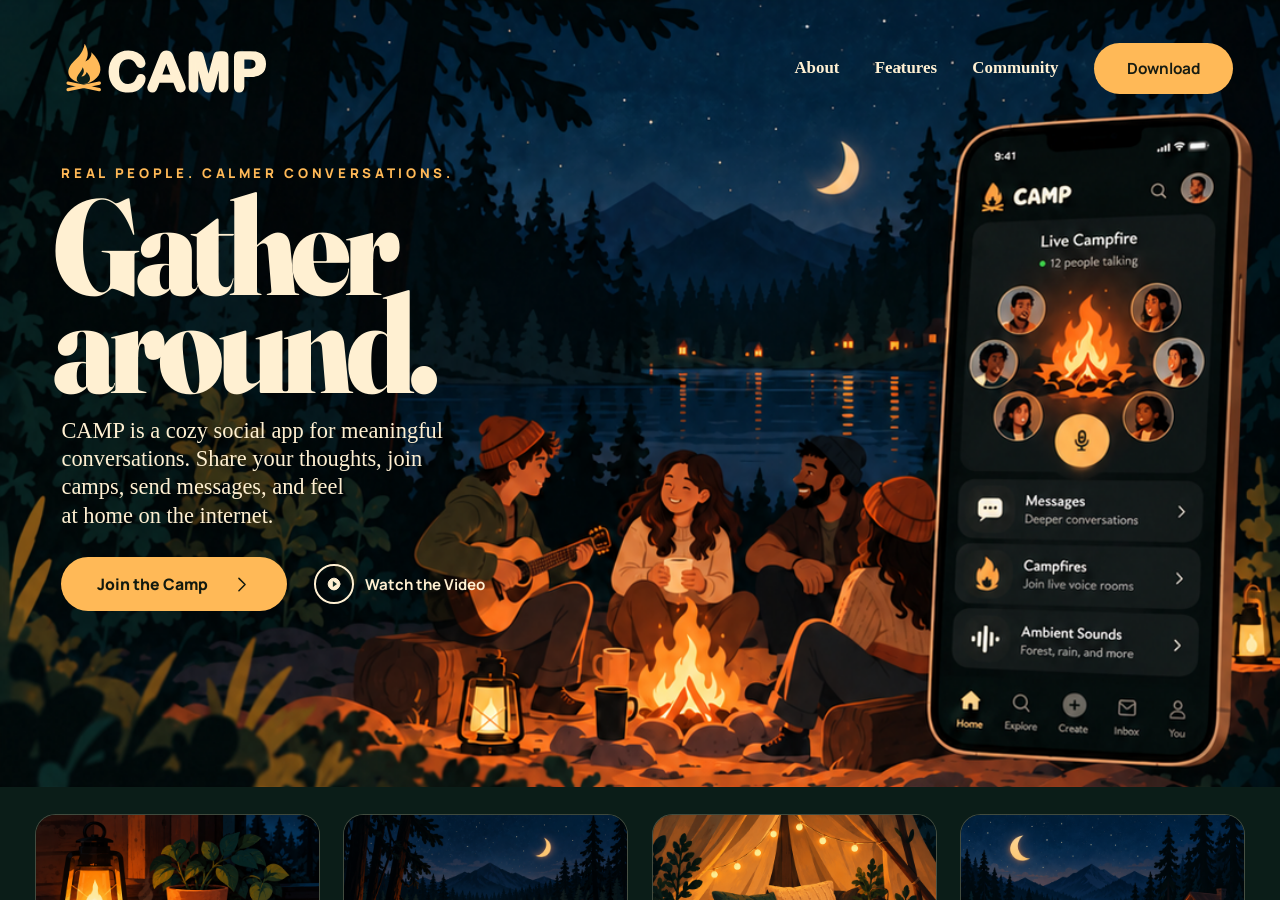
<file: index.html>
<!doctype html>
<html lang="ru" data-beasties-container><head><meta charset="UTF-8"><base href="./"><meta name="viewport" content="width=device-width, initial-scale=1.0, viewport-fit=cover"><meta name="theme-color" content="#07121c"><meta name="description" content="CAMP — уютное место для разговоров, друзей и вечеров у костра."><title>CAMP — Соберёмся у костра</title><link rel="icon" type="image/svg+xml" href="favicon.svg"><style>:root{--ion-color-primary:#0054e9;--ion-color-primary-rgb:0, 84, 233;--ion-color-primary-contrast:#fff;--ion-color-primary-contrast-rgb:255, 255, 255;--ion-color-primary-shade:#004acd;--ion-color-primary-tint:#1a65eb;--ion-color-secondary:#0163aa;--ion-color-secondary-rgb:1, 99, 170;--ion-color-secondary-contrast:#fff;--ion-color-secondary-contrast-rgb:255, 255, 255;--ion-color-secondary-shade:#015796;--ion-color-secondary-tint:#1a73b3;--ion-color-tertiary:#6030ff;--ion-color-tertiary-rgb:96, 48, 255;--ion-color-tertiary-contrast:#fff;--ion-color-tertiary-contrast-rgb:255, 255, 255;--ion-color-tertiary-shade:#542ae0;--ion-color-tertiary-tint:#7045ff;--ion-color-success:#2dd55b;--ion-color-success-rgb:45, 213, 91;--ion-color-success-contrast:#000;--ion-color-success-contrast-rgb:0, 0, 0;--ion-color-success-shade:#28bb50;--ion-color-success-tint:#42d96b;--ion-color-warning:#ffc409;--ion-color-warning-rgb:255, 196, 9;--ion-color-warning-contrast:#000;--ion-color-warning-contrast-rgb:0, 0, 0;--ion-color-warning-shade:#e0ac08;--ion-color-warning-tint:#ffca22;--ion-color-danger:#c5000f;--ion-color-danger-rgb:197, 0, 15;--ion-color-danger-contrast:#fff;--ion-color-danger-contrast-rgb:255, 255, 255;--ion-color-danger-shade:#ad000d;--ion-color-danger-tint:#cb1a27;--ion-color-light:#f4f5f8;--ion-color-light-rgb:244, 245, 248;--ion-color-light-contrast:#000;--ion-color-light-contrast-rgb:0, 0, 0;--ion-color-light-shade:#d7d8da;--ion-color-light-tint:#f5f6f9;--ion-color-medium:#636469;--ion-color-medium-rgb:99, 100, 105;--ion-color-medium-contrast:#fff;--ion-color-medium-contrast-rgb:255, 255, 255;--ion-color-medium-shade:#57585c;--ion-color-medium-tint:#737478;--ion-color-dark:#222428;--ion-color-dark-rgb:34, 36, 40;--ion-color-dark-contrast:#fff;--ion-color-dark-contrast-rgb:255, 255, 255;--ion-color-dark-shade:#1e2023;--ion-color-dark-tint:#383a3e}html{--ion-dynamic-font:-apple-system-body;--ion-font-family:var(--ion-default-font)}body{background:var(--ion-background-color);color:var(--ion-text-color)}@supports (padding-top: 20px){html{--ion-safe-area-top:var(--ion-statusbar-padding)}}@supports (padding-top: env(safe-area-inset-top)){html{--ion-safe-area-top:var(--safe-area-inset-top, env(safe-area-inset-top));--ion-safe-area-bottom:var(--safe-area-inset-bottom, env(safe-area-inset-bottom));--ion-safe-area-left:var(--safe-area-inset-left, env(safe-area-inset-left));--ion-safe-area-right:var(--safe-area-inset-right, env(safe-area-inset-right))}}*{box-sizing:border-box;-webkit-tap-highlight-color:rgba(0,0,0,0);-webkit-tap-highlight-color:transparent;-webkit-touch-callout:none}html{width:100%;height:100%;-webkit-text-size-adjust:100%;text-size-adjust:100%}body{-moz-osx-font-smoothing:grayscale;-webkit-font-smoothing:antialiased;margin:0;padding:0;position:fixed;width:100%;max-width:100%;height:100%;max-height:100%;transform:translateZ(0);text-rendering:optimizeLegibility;overflow:hidden;touch-action:manipulation;-webkit-user-drag:none;-ms-content-zooming:none;word-wrap:break-word;overscroll-behavior-y:none;-webkit-text-size-adjust:none;text-size-adjust:none}html{font-family:var(--ion-font-family)}@supports (-webkit-touch-callout: none){html{font:var(--ion-dynamic-font, 16px var(--ion-font-family))}}:root{--cream:#fff2db;--gold:#ffbd67;--muted:#9dabb7;--bg:#07121c;--ion-background-color:var(--bg);--ion-text-color:var(--cream);color-scheme:dark}*{box-sizing:border-box}html,body,camp-app{width:100%;height:100%;margin:0;overflow:hidden;background:var(--bg)}body{font-family:Manrope,Arial,sans-serif}@media(prefers-reduced-motion:reduce){*,*:before,*:after{animation:none!important;transition:none!important;scroll-behavior:auto!important}}</style><link rel="stylesheet" href="styles-XJOGUGML.css" media="print" data-beasties-media="all"><noscript><link rel="stylesheet" href="styles-XJOGUGML.css"></noscript><link rel="preload" href="https://fonts.googleapis.com/css2?family=Fraunces:opsz,wght,SOFT,WONK@9,900,100,1&display=swap" as="style"><link rel="preload" href="https://fonts.googleapis.com/css2?family=Manrope:wght@400;500;600;700;800&display=swap" as="style"></head><body><camp-app></camp-app><link rel="modulepreload" href="chunk-Da4-SChG.js"><link rel="modulepreload" href="chunk-V-Mk7zNd.js"><link rel="modulepreload" href="chunk-Pe--oh0g.js"><link rel="modulepreload" href="chunk-D9AI81tR.js"><link rel="modulepreload" href="chunk-D9dVpFJj.js"><link rel="modulepreload" href="chunk-D2sSjt1r.js"><script src="main-KYP2JZQ3.js" type="module"></script><script>document.querySelectorAll('link[data-beasties-media]').forEach(function(l){l.media=l.getAttribute('data-beasties-media');l.removeAttribute('data-beasties-media')})</script></body></html>
</file>
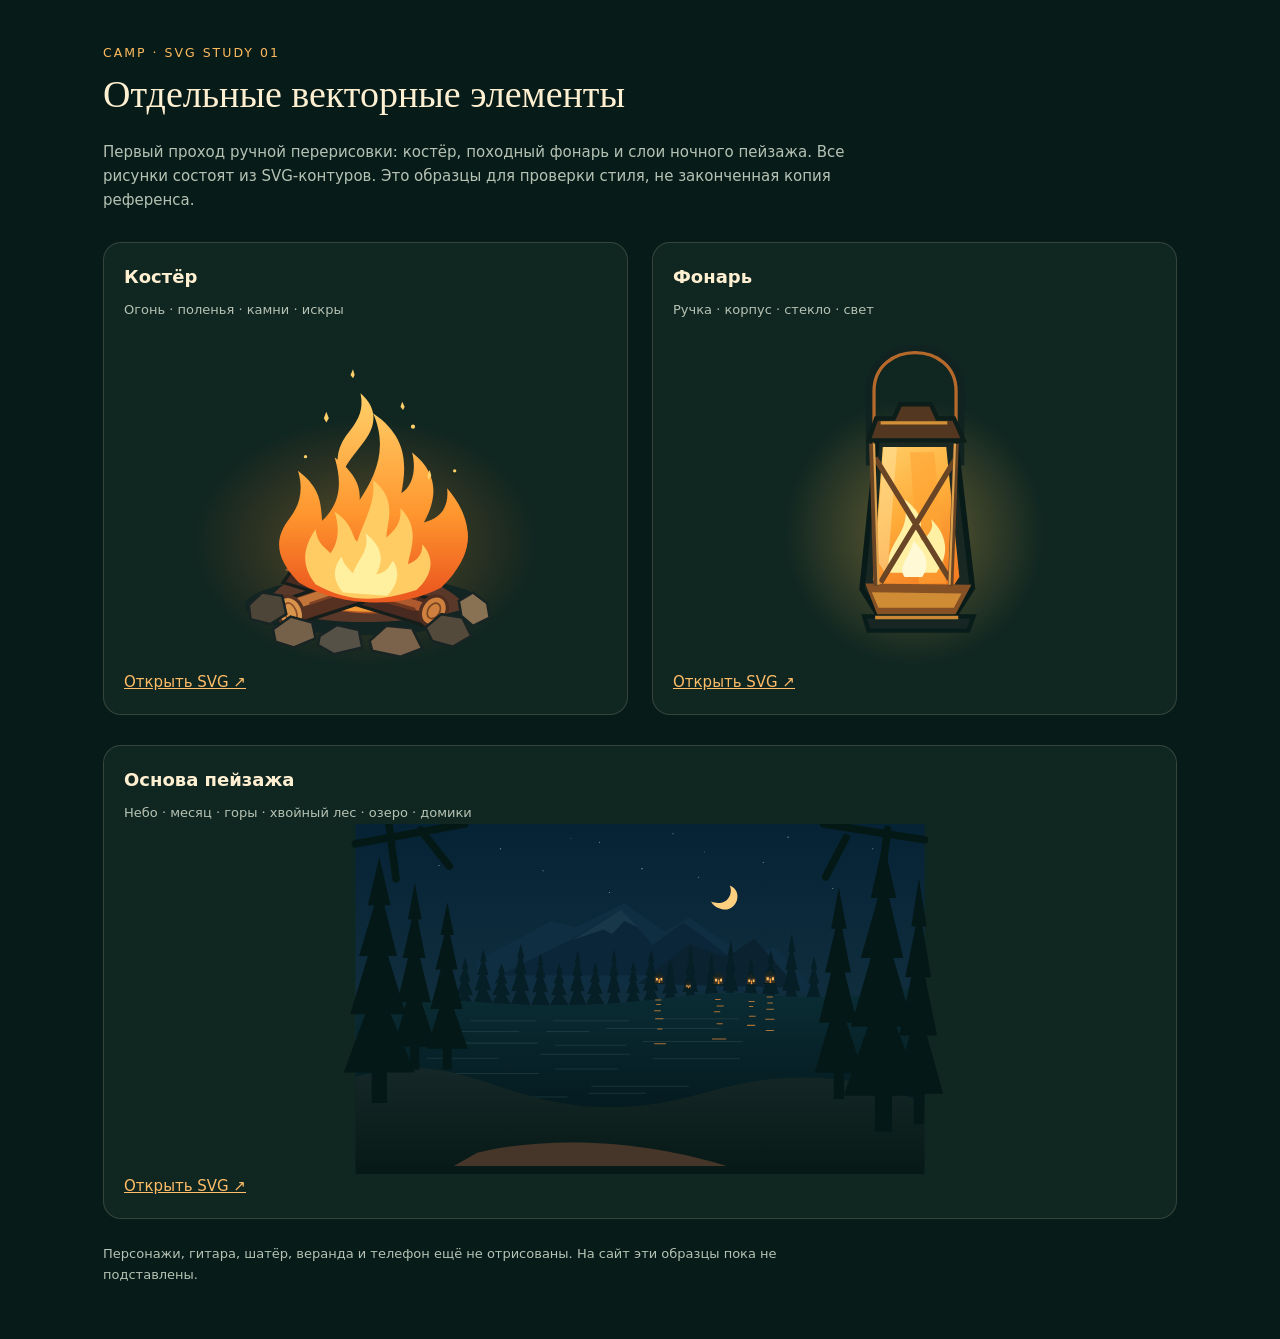
<file: artwork/vector-study.html>
<!doctype html><html lang="ru"><head><meta charset="utf-8"><meta name="viewport" content="width=device-width,initial-scale=1"><title>CAMP · Векторные элементы</title><style>*{box-sizing:border-box}body{margin:0;background:#071b19;color:#fff0d2;font:15px/1.6 system-ui,sans-serif}main{max-width:1122px;margin:auto;padding:40px 24px}h1{font-family:Georgia,serif;font-weight:400;font-size:38px;margin:0 0 14px}p{color:#b6c3b4;max-width:760px}small{color:#ffba5d;letter-spacing:2px}section{display:grid;grid-template-columns:1fr 1fr;gap:24px;margin:30px 0}article{border:1px solid #dacbaa30;border-radius:18px;padding:20px;background:#102621}article img{display:block;width:100%;height:350px}h2{font-size:18px;margin:0 0 8px}a{color:#ffbd68}.landscape img{width:100%;display:block;border-radius:12px}.landscape{margin-bottom:25px}.note{font-size:13px;color:#b6c3b4}@media(max-width:600px){main{padding:25px 18px}section{grid-template-columns:1fr}h1{font-size:30px}article img{height:280px}}a:focus-visible{outline:2px solid #ffbd68;outline-offset:5px}</style></head><body><main><small>CAMP · SVG STUDY 01</small><h1>Отдельные векторные элементы</h1><p>Первый проход ручной перерисовки: костёр, походный фонарь и слои ночного пейзажа. Все рисунки состоят из SVG-контуров. Это образцы для проверки стиля, не законченная копия референса.</p><section><article><h2>Костёр</h2><div class="note">Огонь · поленья · камни · искры</div><img src="svg/campfire.svg" alt="Векторный костёр"><a href="svg/campfire.svg">Открыть SVG ↗</a></article><article><h2>Фонарь</h2><div class="note">Ручка · корпус · стекло · свет</div><img src="svg/lantern.svg" alt="Векторный походный фонарь"><a href="svg/lantern.svg">Открыть SVG ↗</a></article></section><article class="landscape"><h2>Основа пейзажа</h2><div class="note">Небо · месяц · горы · хвойный лес · озеро · домики</div><img src="svg/forest-lake.svg" alt="Векторный ночной лес и озеро"><a href="svg/forest-lake.svg">Открыть SVG ↗</a></article><p class="note">Персонажи, гитара, шатёр, веранда и телефон ещё не отрисованы. На сайт эти образцы пока не подставлены.</p></main></body></html>
</file>
<file: styles-XJOGUGML.css>
@import"https://fonts.googleapis.com/css2?family=Fraunces:opsz,wght,SOFT,WONK@9,900,100,1&display=swap";@import"https://fonts.googleapis.com/css2?family=Manrope:wght@400;500;600;700;800&display=swap";:root{--ion-color-primary: #0054e9;--ion-color-primary-rgb: 0, 84, 233;--ion-color-primary-contrast: #fff;--ion-color-primary-contrast-rgb: 255, 255, 255;--ion-color-primary-shade: #004acd;--ion-color-primary-tint: #1a65eb;--ion-color-secondary: #0163aa;--ion-color-secondary-rgb: 1, 99, 170;--ion-color-secondary-contrast: #fff;--ion-color-secondary-contrast-rgb: 255, 255, 255;--ion-color-secondary-shade: #015796;--ion-color-secondary-tint: #1a73b3;--ion-color-tertiary: #6030ff;--ion-color-tertiary-rgb: 96, 48, 255;--ion-color-tertiary-contrast: #fff;--ion-color-tertiary-contrast-rgb: 255, 255, 255;--ion-color-tertiary-shade: #542ae0;--ion-color-tertiary-tint: #7045ff;--ion-color-success: #2dd55b;--ion-color-success-rgb: 45, 213, 91;--ion-color-success-contrast: #000;--ion-color-success-contrast-rgb: 0, 0, 0;--ion-color-success-shade: #28bb50;--ion-color-success-tint: #42d96b;--ion-color-warning: #ffc409;--ion-color-warning-rgb: 255, 196, 9;--ion-color-warning-contrast: #000;--ion-color-warning-contrast-rgb: 0, 0, 0;--ion-color-warning-shade: #e0ac08;--ion-color-warning-tint: #ffca22;--ion-color-danger: #c5000f;--ion-color-danger-rgb: 197, 0, 15;--ion-color-danger-contrast: #fff;--ion-color-danger-contrast-rgb: 255, 255, 255;--ion-color-danger-shade: #ad000d;--ion-color-danger-tint: #cb1a27;--ion-color-light: #f4f5f8;--ion-color-light-rgb: 244, 245, 248;--ion-color-light-contrast: #000;--ion-color-light-contrast-rgb: 0, 0, 0;--ion-color-light-shade: #d7d8da;--ion-color-light-tint: #f5f6f9;--ion-color-medium: #636469;--ion-color-medium-rgb: 99, 100, 105;--ion-color-medium-contrast: #fff;--ion-color-medium-contrast-rgb: 255, 255, 255;--ion-color-medium-shade: #57585c;--ion-color-medium-tint: #737478;--ion-color-dark: #222428;--ion-color-dark-rgb: 34, 36, 40;--ion-color-dark-contrast: #fff;--ion-color-dark-contrast-rgb: 255, 255, 255;--ion-color-dark-shade: #1e2023;--ion-color-dark-tint: #383a3e}html.ios{--ion-default-font: -apple-system, BlinkMacSystemFont, "Helvetica Neue", "Roboto", sans-serif}html.md{--ion-default-font: "Roboto", "Helvetica Neue", sans-serif}html{--ion-dynamic-font: -apple-system-body;--ion-font-family: var(--ion-default-font)}body{background:var(--ion-background-color);color:var(--ion-text-color)}body.backdrop-no-scroll{overflow:hidden}html.ios ion-modal.modal-card ion-header ion-toolbar:first-of-type,html.ios ion-modal.modal-sheet ion-header ion-toolbar:first-of-type,html.ios ion-modal ion-footer ion-toolbar:first-of-type,html.ios ion-footer.modal-footer-moving ion-toolbar:first-of-type{padding-top:6px}html.ios ion-modal.modal-card ion-header ion-toolbar:last-of-type,html.ios ion-modal.modal-sheet ion-header ion-toolbar:last-of-type{padding-bottom:6px}html.ios ion-modal ion-toolbar,html.ios .modal-footer-moving ion-toolbar{padding-right:calc(var(--ion-safe-area-right) + 8px);padding-left:calc(var(--ion-safe-area-left) + 8px)}@media screen and (min-width:768px){html.ios ion-modal.modal-card:first-of-type{--backdrop-opacity: .18}}ion-modal.modal-default.show-modal~ion-modal.modal-default{--backdrop-opacity: 0;--box-shadow: none}html.ios ion-modal.modal-card .ion-page{border-top-left-radius:var(--border-radius)}.ion-color-primary{--ion-color-base: var(--ion-color-primary, #0054e9) !important;--ion-color-base-rgb: var(--ion-color-primary-rgb, 0, 84, 233) !important;--ion-color-contrast: var(--ion-color-primary-contrast, #fff) !important;--ion-color-contrast-rgb: var(--ion-color-primary-contrast-rgb, 255, 255, 255) !important;--ion-color-shade: var(--ion-color-primary-shade, #004acd) !important;--ion-color-tint: var(--ion-color-primary-tint, #1a65eb) !important}.ion-color-secondary{--ion-color-base: var(--ion-color-secondary, #0163aa) !important;--ion-color-base-rgb: var(--ion-color-secondary-rgb, 1, 99, 170) !important;--ion-color-contrast: var(--ion-color-secondary-contrast, #fff) !important;--ion-color-contrast-rgb: var(--ion-color-secondary-contrast-rgb, 255, 255, 255) !important;--ion-color-shade: var(--ion-color-secondary-shade, #015796) !important;--ion-color-tint: var(--ion-color-secondary-tint, #1a73b3) !important}.ion-color-tertiary{--ion-color-base: var(--ion-color-tertiary, #6030ff) !important;--ion-color-base-rgb: var(--ion-color-tertiary-rgb, 96, 48, 255) !important;--ion-color-contrast: var(--ion-color-tertiary-contrast, #fff) !important;--ion-color-contrast-rgb: var(--ion-color-tertiary-contrast-rgb, 255, 255, 255) !important;--ion-color-shade: var(--ion-color-tertiary-shade, #542ae0) !important;--ion-color-tint: var(--ion-color-tertiary-tint, #7045ff) !important}.ion-color-success{--ion-color-base: var(--ion-color-success, #2dd55b) !important;--ion-color-base-rgb: var(--ion-color-success-rgb, 45, 213, 91) !important;--ion-color-contrast: var(--ion-color-success-contrast, #000) !important;--ion-color-contrast-rgb: var(--ion-color-success-contrast-rgb, 0, 0, 0) !important;--ion-color-shade: var(--ion-color-success-shade, #28bb50) !important;--ion-color-tint: var(--ion-color-success-tint, #42d96b) !important}.ion-color-warning{--ion-color-base: var(--ion-color-warning, #ffc409) !important;--ion-color-base-rgb: var(--ion-color-warning-rgb, 255, 196, 9) !important;--ion-color-contrast: var(--ion-color-warning-contrast, #000) !important;--ion-color-contrast-rgb: var(--ion-color-warning-contrast-rgb, 0, 0, 0) !important;--ion-color-shade: var(--ion-color-warning-shade, #e0ac08) !important;--ion-color-tint: var(--ion-color-warning-tint, #ffca22) !important}.ion-color-danger{--ion-color-base: var(--ion-color-danger, #c5000f) !important;--ion-color-base-rgb: var(--ion-color-danger-rgb, 197, 0, 15) !important;--ion-color-contrast: var(--ion-color-danger-contrast, #fff) !important;--ion-color-contrast-rgb: var(--ion-color-danger-contrast-rgb, 255, 255, 255) !important;--ion-color-shade: var(--ion-color-danger-shade, #ad000d) !important;--ion-color-tint: var(--ion-color-danger-tint, #cb1a27) !important}.ion-color-light{--ion-color-base: var(--ion-color-light, #f4f5f8) !important;--ion-color-base-rgb: var(--ion-color-light-rgb, 244, 245, 248) !important;--ion-color-contrast: var(--ion-color-light-contrast, #000) !important;--ion-color-contrast-rgb: var(--ion-color-light-contrast-rgb, 0, 0, 0) !important;--ion-color-shade: var(--ion-color-light-shade, #d7d8da) !important;--ion-color-tint: var(--ion-color-light-tint, #f5f6f9) !important}.ion-color-medium{--ion-color-base: var(--ion-color-medium, #636469) !important;--ion-color-base-rgb: var(--ion-color-medium-rgb, 99, 100, 105) !important;--ion-color-contrast: var(--ion-color-medium-contrast, #fff) !important;--ion-color-contrast-rgb: var(--ion-color-medium-contrast-rgb, 255, 255, 255) !important;--ion-color-shade: var(--ion-color-medium-shade, #57585c) !important;--ion-color-tint: var(--ion-color-medium-tint, #737478) !important}.ion-color-dark{--ion-color-base: var(--ion-color-dark, #222428) !important;--ion-color-base-rgb: var(--ion-color-dark-rgb, 34, 36, 40) !important;--ion-color-contrast: var(--ion-color-dark-contrast, #fff) !important;--ion-color-contrast-rgb: var(--ion-color-dark-contrast-rgb, 255, 255, 255) !important;--ion-color-shade: var(--ion-color-dark-shade, #1e2023) !important;--ion-color-tint: var(--ion-color-dark-tint, #383a3e) !important}.ion-page{inset:0;display:flex;position:absolute;flex-direction:column;justify-content:space-between;contain:layout size style;z-index:0}.ion-page.ion-page-overlay-passthrough{pointer-events:none}ion-modal>.ion-page{position:relative;contain:layout style;min-height:0;height:100%}ion-modal ion-content.content-sizing ion-nav,ion-modal ion-content.content-sizing ion-nav>.ion-page{position:relative;contain:layout style;height:auto}ion-modal ion-content.content-sizing ion-nav{display:grid}ion-modal ion-content.content-sizing ion-nav>.ion-page{grid-row:1;grid-column:1}.split-pane-visible>.ion-page.split-pane-main{position:relative}ion-route,ion-route-redirect,ion-router,ion-select-option,ion-nav-controller,ion-menu-controller,ion-action-sheet-controller,ion-alert-controller,ion-loading-controller,ion-modal-controller,ion-picker-controller,ion-popover-controller,ion-toast-controller,.ion-page-hidden{display:none!important}.ion-page-invisible{opacity:0}.can-go-back>ion-header ion-back-button{display:block}html.plt-ios.plt-hybrid,html.plt-ios.plt-pwa{--ion-statusbar-padding: 20px}@supports (padding-top: 20px){html{--ion-safe-area-top: var(--ion-statusbar-padding)}}@supports (padding-top: env(safe-area-inset-top)){html{--ion-safe-area-top: var(--safe-area-inset-top, env(safe-area-inset-top));--ion-safe-area-bottom: var(--safe-area-inset-bottom, env(safe-area-inset-bottom));--ion-safe-area-left: var(--safe-area-inset-left, env(safe-area-inset-left));--ion-safe-area-right: var(--safe-area-inset-right, env(safe-area-inset-right))}}ion-card.ion-color .ion-inherit-color,ion-card-header.ion-color .ion-inherit-color{color:inherit}.menu-content{transform:translateZ(0)}.menu-content-open{cursor:pointer;touch-action:manipulation;pointer-events:none;overflow-y:hidden}.menu-content-open ion-content{--overflow: hidden}.menu-content-open .ion-content-scroll-host{overflow:hidden}.ios .menu-content-reveal{box-shadow:-8px 0 42px #00000014}[dir=rtl].ios .menu-content-reveal{box-shadow:8px 0 42px #00000014}.md .menu-content-reveal,.md .menu-content-push{box-shadow:4px 0 16px #0000002e}ion-accordion-group.accordion-group-expand-inset>ion-accordion:first-of-type{border-top-left-radius:8px;border-top-right-radius:8px}ion-accordion-group.accordion-group-expand-inset>ion-accordion:last-of-type{border-bottom-left-radius:8px;border-bottom-right-radius:8px}ion-accordion-group>ion-accordion:last-of-type ion-item[slot=header]{--border-width: 0px}ion-accordion.accordion-animated>[slot=header] .ion-accordion-toggle-icon{transition:.3s transform cubic-bezier(.25,.8,.5,1)}@media(prefers-reduced-motion:reduce){ion-accordion .ion-accordion-toggle-icon{transition:none!important}}ion-accordion.accordion-expanding>[slot=header] .ion-accordion-toggle-icon,ion-accordion.accordion-expanded>[slot=header] .ion-accordion-toggle-icon{transform:rotate(180deg)}ion-accordion-group.accordion-group-expand-inset.md>ion-accordion.accordion-previous ion-item[slot=header]{--border-width: 0px;--inner-border-width: 0px}ion-accordion-group.accordion-group-expand-inset.md>ion-accordion.accordion-expanding:first-of-type,ion-accordion-group.accordion-group-expand-inset.md>ion-accordion.accordion-expanded:first-of-type{margin-top:0}ion-input input::-webkit-date-and-time-value{text-align:start}.ion-datetime-button-overlay{--width: fit-content;--height: fit-content}.ion-datetime-button-overlay ion-datetime.datetime-grid{width:320px;min-height:320px}[ion-last-focus],header[tabindex="-1"]:focus,[role=banner][tabindex="-1"]:focus,main[tabindex="-1"]:focus,[role=main][tabindex="-1"]:focus,h1[tabindex="-1"]:focus,[role=heading][aria-level="1"][tabindex="-1"]:focus{outline:none}.popover-viewport:has(>ion-content){overflow:hidden}@supports not selector(:has(> ion-content)){.popover-viewport{overflow:hidden}}audio,canvas,progress,video{vertical-align:baseline}audio:not([controls]){display:none;height:0}b,strong{font-weight:700}img{max-width:100%}hr{height:1px;border-width:0;box-sizing:content-box}pre{overflow:auto}code,kbd,pre,samp{font-family:monospace,monospace;font-size:1em}label,input,select,textarea{font-family:inherit;line-height:normal}textarea{overflow:auto;height:auto;font:inherit;color:inherit}textarea::placeholder{padding-left:2px}form,input,optgroup,select{margin:0;font:inherit;color:inherit}html input[type=button],input[type=reset],input[type=submit]{cursor:pointer;-webkit-appearance:button}a,a div,a span,a ion-icon,a ion-label,button,button div,button span,button ion-icon,button ion-label,.ion-tappable,[tappable],[tappable] div,[tappable] span,[tappable] ion-icon,[tappable] ion-label,input,textarea{touch-action:manipulation}a ion-label,button ion-label{pointer-events:none}button{padding:0;border:0;border-radius:0;font-family:inherit;font-style:inherit;font-variant:inherit;line-height:1;text-transform:none;cursor:pointer;-webkit-appearance:button}[tappable]{cursor:pointer}a[disabled],button[disabled],html input[disabled]{cursor:default}button::-moz-focus-inner,input::-moz-focus-inner{padding:0;border:0}input[type=number]::-webkit-inner-spin-button,input[type=number]::-webkit-outer-spin-button{height:auto}input[type=search]::-webkit-search-cancel-button,input[type=search]::-webkit-search-decoration{-webkit-appearance:none}table{border-collapse:collapse;border-spacing:0}td,th{padding:0}*{box-sizing:border-box;-webkit-tap-highlight-color:rgba(0,0,0,0);-webkit-tap-highlight-color:transparent;-webkit-touch-callout:none}html{width:100%;height:100%;-webkit-text-size-adjust:100%;text-size-adjust:100%}html.ion-ce body{display:block}html.plt-pwa{height:100vh}body{-moz-osx-font-smoothing:grayscale;-webkit-font-smoothing:antialiased;margin:0;padding:0;position:fixed;width:100%;max-width:100%;height:100%;max-height:100%;transform:translateZ(0);text-rendering:optimizeLegibility;overflow:hidden;touch-action:manipulation;-webkit-user-drag:none;-ms-content-zooming:none;word-wrap:break-word;overscroll-behavior-y:none;-webkit-text-size-adjust:none;text-size-adjust:none}html{font-family:var(--ion-font-family)}@supports (-webkit-touch-callout: none){html{font:var(--ion-dynamic-font, 16px var(--ion-font-family))}}a{background-color:transparent;color:var(--ion-color-primary, #0054e9)}h1,h2,h3,h4,h5,h6{margin-top:16px;margin-bottom:10px;font-weight:500;line-height:1.2}h1{margin-top:20px;font-size:1.625rem}h2{margin-top:18px;font-size:1.5rem}h3{font-size:1.375rem}h4{font-size:1.25rem}h5{font-size:1.125rem}h6{font-size:1rem}small{font-size:75%}sub,sup{position:relative;font-size:75%;line-height:0;vertical-align:baseline}sup{top:-.5em}sub{bottom:-.25em}.reference-landing{--ref-cream: #fff0d2;--ref-gold: #ffb957;--ref-art: url("./media/landing-clean-KK2D46TL.png");color:var(--ref-cream);background:#091a17}.reference-landing h1,.reference-landing h2,.reference-landing h3{color:var(--ref-cream)}.reference-hero{position:relative;height:61.4973vw;background-image:var(--ref-art);background-size:100% auto;background-position:top center;background-repeat:no-repeat}.reference-header{display:flex;align-items:center;justify-content:space-between;padding:2.9vw 3.65vw 0 4.8vw}.reference-brand{display:block;width:16.04vw}.reference-artwork{position:relative;overflow:hidden;width:100%}.reference-artwork img{position:absolute;top:0;left:0;max-width:none;height:auto;transform-origin:top left;pointer-events:none}.reference-nav{display:flex;align-items:center;gap:2.75vw;font-family:Georgia,serif;font-size:1.32vw;font-weight:700}.reference-download{border:0;background:var(--ref-gold);color:#171c12;font:700 1.2vw Manrope,sans-serif;padding:1.2vw 2.6vw;border-radius:999px;min-height:40px}.reference-nav a:hover{color:var(--ref-gold)}.reference-hero-copy{position:absolute;top:13.3vw;left:4.8vw}.reference-eyebrow{color:var(--ref-gold);font-family:Manrope,sans-serif;font-size:1.04vw;font-weight:800;letter-spacing:.285vw;line-height:1.6}.reference-hero h1{font-family:Fraunces,Georgia,serif;font-size:10.65vw;font-weight:900;line-height:.72;letter-spacing:-.57vw;margin:2.1vw 0 2.2vw -.65vw;padding-bottom:.15vw}.reference-hero-copy>p{font-family:Georgia,Times New Roman,serif;font-size:1.75vw;line-height:1.27;color:var(--ref-cream)}.reference-actions{display:flex;gap:2.1vw;align-items:center;margin-top:2.1vw}.reference-join{display:inline-flex;align-items:center;justify-content:center;gap:1.8vw;background:var(--ref-gold);color:#131a0f;border-radius:999px;padding:1.25vw 2.75vw;font:800 1.23vw Manrope,sans-serif;min-height:44px;white-space:nowrap}.reference-join svg{width:1.65vw;height:1.65vw}.reference-watch{display:flex;align-items:center;gap:.9vw;border:0;background:transparent;font:700 1.18vw Manrope,sans-serif;white-space:nowrap}.reference-watch>span{width:3.1vw;height:3.1vw;display:grid;place-items:center;border:2px solid var(--ref-cream);border-radius:50%}.reference-watch svg{width:1.1vw;height:1.1vw}.reference-features{background:#0b1d18;display:grid;grid-template-columns:repeat(4,1fr);gap:1.8vw;padding:2.1vw 2.75vw 1.9vw;scroll-margin-top:0}.reference-feature{overflow:hidden;text-align:left;border:1px solid #e4d8b340;border-radius:1.6vw;padding:0;background:linear-gradient(135deg,#13231e,#071713);color:var(--ref-cream);position:relative;min-width:0}.reference-feature-copy{position:relative;padding:1.1vw 1.75vw 1.3vw;min-height:8.4vw}.reference-feature h2{font:700 1.86vw Georgia,serif;line-height:1.2;letter-spacing:-.02vw;margin:0 0 .6vw}.reference-feature p{font:400 1.33vw Georgia,serif;line-height:1.42;max-width:85%;min-height:3.8vw}.feature-arrow{position:absolute;right:1.4vw;bottom:2.5vw;width:3.1vw;height:3.1vw;display:grid;place-items:center;border-radius:50%;background:#cfdfbc20}.feature-arrow svg{width:1.7vw;height:1.7vw}.reference-feature:hover{border-color:#ffb95799}.reference-feature:hover .feature-arrow{background:#ffb95740}.reference-about{height:34.2246vw;background-image:var(--ref-art);background-size:100% auto;background-position:bottom center;background-repeat:no-repeat;position:relative}.reference-about-copy{position:absolute;left:4.8vw;top:2.2vw}.reference-about h2{font-family:Fraunces,Georgia,serif;font-size:4.95vw;font-weight:900;line-height:.88;letter-spacing:-.18vw;margin:1.1vw 0 1.3vw}.reference-about-copy>p{font-family:Georgia,serif;font-size:1.53vw;line-height:1.25;margin-bottom:1.15vw;letter-spacing:.015vw}.reference-about .reference-join{padding:.95vw 2.7vw;font-size:1.2vw}.reference-values{display:flex;gap:2.5vw;margin-top:1.4vw}.reference-values>div{display:flex;gap:1.2vw;align-items:start}.reference-values>div>span{width:4.3vw;height:4.3vw;display:grid;place-items:center;border-radius:50%;background:#d7c58325}.reference-values svg{width:2.4vw;height:2.4vw;stroke:#f3e9c8;fill:none}.reference-values h3{font:700 1.05vw Manrope,sans-serif;margin:.35vw 0 .4vw}.reference-values p{font:400 .96vw Manrope,sans-serif;line-height:1.5}.reference-prototype-note{font-size:10px;line-height:1.7;color:#a7b6a8;padding:14px 4.8vw;background:#081713}.reference-menu-toggle{display:none}@media(max-width:700px){.reference-hero{height:920px;background-size:auto 1868px;background-position:64% top}.reference-hero:before{content:"";position:absolute;inset:0;background:linear-gradient(180deg,#051a2188 0%,#051a21c9 15%,#051a2166 47%,transparent 62%,#06171233 100%)}.reference-header{position:relative;padding:24px 22px 0}.reference-brand{width:150px}.reference-menu-toggle{display:grid;place-items:center;background:#071714b3;border:1px solid #fff0d230;border-radius:50%;width:44px;height:44px}.reference-nav{display:none;position:absolute;left:20px;right:20px;top:80px;background:#0b201dfa;padding:18px;border-radius:14px;border:1px solid #fff0d230;z-index:3;font-size:16px;gap:3px}.reference-nav.is-open{display:flex;flex-direction:column;align-items:stretch}.reference-nav a{padding:13px}.reference-download{font-size:14px;padding:14px}.reference-hero-copy{left:24px;right:24px;top:132px}.reference-eyebrow{font-size:9px;letter-spacing:2px}.reference-hero h1{font-size:88px;line-height:.83;letter-spacing:-4px;margin:25px 0}.reference-hero-copy>p{font-size:17px;line-height:1.4;max-width:360px}.reference-desktop-break{display:none}.reference-actions{gap:18px;flex-wrap:wrap;margin-top:24px}.reference-join{font-size:12px;padding:14px 22px;gap:15px;min-height:48px}.reference-join svg{width:18px;height:18px}.reference-watch{font-size:11px;gap:9px;padding:0;min-height:44px}.reference-watch>span{width:33px;height:33px}.reference-watch svg{width:12px;height:12px}.reference-features{grid-template-columns:repeat(2,1fr);gap:12px;padding:22px 18px}.reference-feature{border-radius:15px}.reference-feature-copy{padding:14px 12px 17px;min-height:125px}.reference-feature h2{font-size:18px;margin-bottom:8px}.reference-feature p{font-size:13px;max-width:100%;line-height:1.5;min-height:0;padding-right:15px}.feature-arrow{width:25px;height:25px;right:9px;bottom:12px}.feature-arrow svg{width:16px;height:16px}.reference-about{height:650px;background-size:auto 1320px;background-position:63% bottom}.reference-about:before{content:"";position:absolute;inset:0;background:linear-gradient(90deg,#041717b3,#04171770),linear-gradient(0deg,#04171799,transparent)}.reference-about-copy{left:24px;right:24px;top:38px}.reference-about h2{font-size:43px;line-height:1;letter-spacing:-1.5px;margin:18px 0 20px}.reference-about-copy>p{font-size:16px;line-height:1.5;margin-bottom:22px}.reference-about .reference-join{padding:14px 24px;font-size:12px}.reference-values{flex-direction:column;gap:19px;margin-top:29px}.reference-values>div{gap:14px}.reference-values>div>span{width:45px;height:45px}.reference-values svg{width:25px;height:25px}.reference-values h3{font-size:13px;margin:2px 0 5px}.reference-values p{font-size:11px;line-height:1.5}.reference-values br{display:none}.reference-prototype-note{font-size:9px;padding:14px 24px}}@media(max-width:360px){.reference-hero h1{font-size:76px}.reference-hero{height:940px}.reference-hero-copy>p{font-size:16px}.reference-feature h2{font-size:16px}.reference-feature p{font-size:12px}.reference-about h2{font-size:36px}.reference-about{height:690px}}@media(min-width:701px){.reference-hero h1{margin-top:1vw;margin-bottom:1.7vw}}@font-face{font-family:CampCooper;src:local("Cooper Black");font-weight:900}.reference-hero h1,.reference-about h2{font-family:CampCooper,Fraunces,Georgia,serif}.reference-brand>img{display:block;width:100%;height:auto;aspect-ratio:180/55;object-fit:contain}@media(min-width:701px){.reference-hero-copy{top:12.7vw}.reference-hero h1{transform:scaleX(.92);transform-origin:left center}}.reference-anchor{background:transparent;border:0;color:inherit;font:inherit;padding:0;cursor:pointer}.reference-anchor:hover{color:var(--ref-gold)}@media(max-width:700px){.reference-anchor{padding:13px;text-align:left}}:root{--cream: #fff2db;--gold: #ffbd67;--muted: #9dabb7;--bg: #07121c;--ion-background-color: var(--bg);--ion-text-color: var(--cream);color-scheme:dark}*{box-sizing:border-box}html,body,camp-app,ion-app{width:100%;height:100%;margin:0;overflow:hidden;background:var(--bg)}body{font-family:Manrope,Arial,sans-serif}button,input,textarea{font:inherit}button{cursor:pointer;color:inherit;border:0;background:none}a{color:inherit;text-decoration:none}button:disabled{opacity:.5;cursor:wait}img{max-width:100%;display:block}h1,h2,h3,p{margin:0}h1,h2,h3{font-family:Fraunces,Georgia,serif;letter-spacing:-.035em}h1{font-size:clamp(32px,3.6vw,54px);line-height:1.04}h2{font-size:28px}h3{font-size:23px}p{line-height:1.65}camp-icon,camp-avatar{display:inline-flex;flex-shrink:0;vertical-align:middle}.scout-avatar{display:block;border:1px solid #e5a350;border-radius:50%;background:url("./media/scout-portraits-7HG2SX63.png");background-size:375% 250%;background-color:#25190f}.gold{color:var(--gold)}.glass{background:linear-gradient(135deg,#14212dd9,#0c161edb);border:1px solid #e0edff20;backdrop-filter:blur(20px);-webkit-backdrop-filter:blur(20px);box-shadow:0 12px 40px #00000014}.eyebrow{display:block;font-size:9px;letter-spacing:.22em;line-height:1.7;font-weight:700;color:var(--gold)}.muted{color:#a4bacb;font-size:8px}.button{display:inline-flex;align-items:center;justify-content:center;gap:12px;min-height:45px;padding:12px 19px;border-radius:13px;font-size:12px;font-weight:700;transition:background .2s,transform .2s;white-space:nowrap}.primary{background:linear-gradient(120deg,#ffd18c,#ffb457);color:#1c190f;box-shadow:0 5px 22px #ffae451a}.secondary{border:1px solid #ffbd6745;background:#ffbd6706;color:#ffd397}.button:hover{transform:translateY(-2px)}:focus-visible{outline:2px solid var(--gold);outline-offset:4px}.text-link{display:inline-flex;gap:10px;align-items:center;color:var(--gold);font-size:12px;margin-top:16px}.form-error,.form-notice{font-size:12px;padding:12px 14px;border-radius:12px;margin:12px 0;line-height:1.6}.form-error{color:#ffd0c6;background:#dc675014;border:1px solid #dc675030}.form-notice{color:#d8efd9;background:#68a77817;border:1px solid #68a77840}.loader{display:inline-block;width:20px;height:20px;border:2px solid #ffd08b30;border-top-color:var(--gold);border-radius:50%;animation:spin 1s linear infinite}@keyframes spin{to{transform:rotate(360deg)}}.page-host,.workspace-host{display:block;height:100%;min-height:0}.workspace{height:100dvh;display:grid;grid-template-columns:220px minmax(0,1fr);overflow:hidden;background:linear-gradient(100deg,#051019cc,#07132180 62%,#08131bbf),url("./media/hero-forest-SFKFKOLI.png") center/cover}.sidebar{display:flex;flex-direction:column;padding:30px 20px 18px;border-width:0 1px 0 0;background:#07111ce8;min-height:0;overflow:auto}.sidebar-brand img{width:151px}.sidebar-tagline{font-size:7px;color:#8295a5;margin:29px 0}.sidebar-nav{display:grid;gap:8px}.sidebar-nav a{display:flex;align-items:center;gap:14px;padding:12px 13px;border-radius:13px;border:1px solid transparent;color:#b8c4ce}.sidebar-nav strong{font-size:12px}.sidebar-nav small{display:block;font-size:9px;margin-top:3px;color:#7f94a4}.sidebar-nav .selected{background:#ffbd6710;border-color:#ffbd6733;color:var(--gold)}.sidebar-note{margin-top:34px;padding:22px 13px;border-top:1px solid #ffffff12;color:var(--gold)}.sidebar-note h3{margin:12px 0 8px;color:var(--cream)}.sidebar-note p{font-size:11px;color:var(--muted)}.sidebar-note a{display:flex;align-items:center;gap:9px;font-size:10px;margin-top:15px}.sidebar-profile{display:flex;align-items:center;gap:11px;margin-top:auto;padding-top:22px}.sidebar-profile>span{flex:1;min-width:0}.sidebar-profile strong{display:block;font-size:12px}.sidebar-profile small{display:block;font-size:9px;color:var(--muted);margin-top:4px}.workspace-main{display:flex;flex-direction:column;min-width:0;min-height:0}.workspace-outlet{height:100%;flex:1;min-height:0;min-width:0;position:relative}router-outlet{display:none}.mobile-header,.mobile-nav{display:none}.page-scroll{height:100%;overflow-y:auto;overflow-x:hidden;overscroll-behavior:contain;scrollbar-gutter:stable}.page-content{max-width:1400px;margin:auto;padding:36px 40px}.page-heading{display:flex;align-items:center;justify-content:space-between;gap:20px;margin-bottom:27px}.page-heading h1{margin:11px 0 13px}.page-heading p{font-size:13px;color:#b5c4d1}.section-title{display:flex;align-items:center;justify-content:space-between;gap:15px;margin-bottom:20px}.section-title .eyebrow{margin-bottom:6px}.section-title a{display:inline-flex;align-items:center;gap:10px;color:var(--gold);font-size:11px}.workspace-footer{display:flex;justify-content:space-between;font-size:8px;letter-spacing:.15em;color:#8496a4;margin-top:29px;padding:10px 0}.workspace-footer span{letter-spacing:0}.home-hero{display:flex;align-items:flex-end;justify-content:space-between;gap:20px;min-height:270px;padding:34px;border:1px solid #d8ebff24;border-radius:23px;overflow:hidden;background:linear-gradient(90deg,#06121bf2,#06121b80 52%,#06121b0d),url("./media/hero-forest-SFKFKOLI.png") center 47% / cover}.home-hero h1{margin:17px 0;font-size:clamp(36px,3.8vw,57px)}.home-hero p{font-family:Georgia,serif;font-size:15px}.home-hero p span{color:var(--gold)}.home-shortcuts{display:grid;grid-template-columns:repeat(3,minmax(0,1fr));gap:13px;margin:19px 0 29px}.home-shortcuts>a{padding:19px;display:flex;align-items:center;gap:14px;border-radius:17px;transition:border-color .2s}.home-shortcuts>a:hover{border-color:#ffbd6760}.home-shortcuts>a>span:nth-child(2){flex:1}.home-shortcuts strong{font-size:13px}.home-shortcuts small{display:block;font-size:10px;color:var(--muted);margin-top:5px}.shortcut-icon{display:grid;place-items:center;min-width:45px;height:45px;border-radius:14px;background:#ffffff06}.home-grid{display:grid;grid-template-columns:minmax(0,1.35fr) minmax(300px,1fr);gap:25px;align-items:start}.room-grid{display:grid;gap:17px}.room-card{width:100%;border-radius:19px;text-align:left;overflow:hidden;padding:0;transition:transform .2s,border-color .2s}.room-card:hover{transform:translateY(-3px);border-color:#ffbd6760}.room-card-art{position:relative;aspect-ratio:2.7;overflow:hidden}.room-card-art img{width:100%;height:100%;object-fit:cover}.room-card-tag{position:absolute;top:13px;left:13px;display:flex;align-items:center;gap:6px;padding:6px 9px;font-size:9px;background:#07121dcc;border:1px solid #fff2db35;border-radius:7px;color:#ffdb9d}.room-card-copy{padding:17px 18px}.room-card-copy h3{font-size:23px;overflow-wrap:anywhere}.room-card-copy p{font-size:10px;color:var(--muted);margin:9px 0 12px}.room-card-bottom{display:flex;align-items:center;justify-content:space-between;gap:10px}.room-card-bottom>span:last-child{display:flex;align-items:center;gap:9px;color:#ffd297;font-size:10px}.avatar-group{display:flex;padding-left:4px}.avatar-group camp-avatar{margin-left:-4px}.conversation-panel{border-radius:22px;padding:25px}.conversation-panel h2{font-size:27px}.empty-chat{text-align:center;padding:22px 0}.empty-icon{display:inline-grid;place-items:center;color:#ffda9c;width:66px;height:66px;border-radius:23px;border:1px solid #ffbd6736;background:#ffbd6707}.empty-chat h3{margin:19px 0 12px}.empty-chat p{font-size:11px;color:var(--muted);margin-bottom:20px}.warm-note{display:flex;align-items:center;gap:15px;border-top:1px solid #ffffff12;padding-top:20px;margin-top:20px;color:#cfbd9c}.warm-note p{font-size:10px;color:var(--muted)}.conversation-links{display:grid;gap:5px}.conversation-links a{display:flex;align-items:center;gap:12px;padding:15px 4px;border-bottom:1px solid #ffffff09}.conversation-links a>span{flex:1;min-width:0}.conversation-links strong{font-size:12px}.conversation-links small{display:block;white-space:nowrap;overflow:hidden;text-overflow:ellipsis;font-size:10px;color:var(--muted);margin-top:5px}.first-camp{display:block;min-height:278px;padding:30px;border-radius:19px;border:1px solid #ffffff20;background:linear-gradient(90deg,#07111ed9,#07111e15),url("./media/campfires-J7XWYE36.png") center/cover}.first-camp h3{font-size:34px;margin:14px 0}.first-camp p{font-size:12px;color:#c5d2dc}.first-camp div>span:last-child{display:flex;gap:11px;align-items:center;color:var(--gold);font-size:11px;margin-top:23px}.discover-banner{padding:30px;min-height:190px;border-radius:22px;border:1px solid #ffffff25;background:linear-gradient(90deg,#09141eeb,#09141e25),url("./media/ambience-E532EMXX.png") center 47% / cover;margin-bottom:24px}.discover-banner h2{font-size:34px;margin:12px 0}.discover-banner p{color:#c0cbd4;font-size:12px}.explore-tools{display:flex;align-items:center;gap:15px}.search-field{display:flex;align-items:center;gap:13px;padding:0 17px;min-height:51px;border-radius:14px;color:#a9bac7;flex:1}.search-field input{background:none;border:0;outline:none;width:100%;color:var(--cream);font-size:12px}.filter-row{display:flex;align-items:center;gap:9px;flex-wrap:wrap;margin:20px 0 24px}.filter-row button{display:flex;align-items:center;gap:7px;padding:9px 14px;font-size:11px;border-radius:10px;border:1px solid #ffffff18;color:#a6b6c2}.filter-row .selected{color:var(--gold);border-color:#ffbd6750;background:#ffbd6710}.explore-room-grid{display:grid;grid-template-columns:repeat(3,minmax(0,1fr));gap:19px}.explore-room-grid .room-card-art{aspect-ratio:1.7}.loading-panel,.empty-state{border-radius:19px;min-height:200px;display:flex;flex-direction:column;align-items:center;justify-content:center;text-align:center;padding:28px;gap:16px}.loading-text{font-size:12px;color:var(--muted);padding:25px 0}.empty-state p{font-size:12px;color:var(--muted)}.scouts-intro{display:flex;align-items:center;gap:21px;padding:26px;border-radius:20px;margin-bottom:21px}.scouts-intro h2{font-size:29px}.scouts-intro p{font-size:12px;color:var(--muted);margin-top:8px}.large-icon{display:grid;place-items:center;background:#ffbd670e;border:1px solid #ffbd672a;width:65px;height:65px;border-radius:22px;color:#ffd99c;flex-shrink:0}.scout-grid{display:grid;grid-template-columns:repeat(2,minmax(0,1fr));gap:17px;margin-top:24px}.scout-card{display:flex;align-items:center;gap:17px;padding:23px;border-radius:20px;min-width:0}.scout-card>div{flex:1;min-width:0}.scout-card h2{font-size:24px;overflow-wrap:anywhere}.scout-card p{color:var(--muted);font-size:11px;margin-top:5px}.scout-card .button{font-size:10px;padding:10px 13px}.create-layout{display:grid;grid-template-columns:minmax(0,1.15fr) minmax(0,.85fr);gap:25px;align-items:start}.form-panel{border-radius:21px;padding:28px}.camp-form{display:grid;gap:20px}.camp-form label:not(.choice-card):not(.invite-row){display:grid;gap:9px;font-size:12px;color:#d5dce1}.camp-form input:not([type=radio]):not([type=checkbox]){width:100%;border:1px solid #ffffff1f;background:#060f1760;border-radius:12px;padding:13px 15px;min-height:48px;color:var(--cream);outline:none}.camp-form input:focus{border-color:#ffbd6777}.camp-form input::placeholder{color:#7e929f}.camp-form .button{justify-self:start}.camp-form fieldset{border:0;padding:0;margin:0;min-width:0}.camp-form legend{font-size:12px;margin-bottom:13px;color:#d5dce1}.field-hint{font-size:11px;color:var(--muted);margin:0 0 12px}.choice-card{display:flex;align-items:center;gap:13px;border:1px solid #ffffff18;border-radius:13px;padding:16px;margin-top:10px;cursor:pointer}.choice-card.selected{background:#ffbd6709;border-color:#ffbd6750}.choice-card input{accent-color:var(--gold)}.choice-card camp-icon{color:#ffd39c}.choice-card strong{font-size:12px;display:block}.choice-card small{display:block;font-size:10px;color:var(--muted);margin-top:5px;line-height:1.5}.invite-row{display:flex;align-items:center;gap:12px;padding:10px 0}.invite-row input{accent-color:var(--gold)}.invite-row strong{font-size:11px;display:block}.invite-row small{display:block;font-size:10px;color:var(--muted);margin-top:4px}.create-preview{border-radius:22px;overflow:hidden;position:sticky;top:20px}.create-preview-art{height:230px;background:url("./media/campfires-J7XWYE36.png") center/cover}.create-preview-art.private{background-image:url("./media/private-spaces-7GK5SLNC.png")}.create-preview>div:last-child{padding:27px}.create-preview h2{font-size:34px;margin:13px 0 16px;overflow-wrap:anywhere}.create-preview p{font-size:12px;color:var(--muted);margin-top:20px}.privacy-pill{display:inline-flex;align-items:center;gap:8px;border:1px solid #ffffff20;padding:7px 10px;border-radius:8px;font-size:10px;color:#e4cda6}.inbox-layout{display:grid;grid-template-columns:290px minmax(0,1fr);height:100%;padding:24px;gap:19px;min-height:0}.inbox-list{display:flex;flex-direction:column;border-radius:21px;overflow:hidden;min-height:0}.inbox-list header{padding:25px 21px 18px;position:relative}.inbox-list h1{font-size:35px;margin-top:10px}.inbox-list header .eyebrow{font-size:7px}.inbox-new{position:absolute;right:20px;bottom:23px;color:var(--gold);padding:6px;border:1px solid #ffbd6735;border-radius:10px}.inbox-search{display:flex;align-items:center;gap:9px;font-size:10px;color:#a5b7c6;margin:0 17px 15px;padding:12px;border:1px solid #ffffff15;border-radius:11px}.inbox-list-scroll{flex:1;overflow:auto;min-height:0;padding:0 10px}.inbox-item{display:flex;align-items:center;gap:11px;padding:15px 10px;border-radius:13px;margin-bottom:5px;border:1px solid transparent}.inbox-item.selected{border-color:#ffbd6735;background:#ffbd670b}.inbox-item:hover{background:#ffffff05}.inbox-item>span{min-width:0;flex:1}.inbox-item strong{font-size:12px;display:block;overflow:hidden;text-overflow:ellipsis;white-space:nowrap}.inbox-item small{font-size:10px;color:var(--muted);display:block;overflow:hidden;text-overflow:ellipsis;white-space:nowrap;margin-top:6px}.inbox-list footer{display:flex;align-items:center;gap:9px;font-size:9px;color:#adbaa9;padding:19px;border-top:1px solid #ffffff10}.inbox-list-empty{text-align:center;color:var(--muted);font-size:11px;padding:45px 13px}.inbox-list-empty p{margin:15px 0}.inbox-list-empty a{display:inline-flex;gap:7px;align-items:center;color:var(--gold)}.chat-pane{border-radius:22px;display:flex;flex-direction:column;min-height:0;overflow:hidden;background:linear-gradient(135deg,#101e2ae8,#07111ce8)}.chat-header{display:flex;align-items:center;gap:14px;min-height:82px;padding:17px 23px;border-bottom:1px solid #ffffff12}.chat-header>div{min-width:0;flex:1}.chat-header h1{font-size:26px;overflow:hidden;text-overflow:ellipsis;white-space:nowrap}.chat-header p{font-size:10px;color:var(--muted);margin-top:3px}.chat-back{display:none}.chat-fire{color:var(--gold)}.inbox-welcome{display:flex;flex-direction:column;align-items:center;justify-content:center;text-align:center;gap:23px;border:1px solid #ffffff14;border-radius:22px;background:linear-gradient(0deg,#06111bd9,#06111b45),url("./media/hero-forest-SFKFKOLI.png") center/cover}.inbox-welcome h2{font-size:56px}.inbox-welcome p{font-size:13px;color:#bac6d0}.thread-host{display:block;flex:1;min-height:0}.thread-content{display:flex;flex-direction:column;height:100%;min-height:0}.message-history{flex:1;overflow-y:auto;padding:24px;min-height:0;overscroll-behavior:contain}.message-row{display:flex;align-items:flex-end;gap:11px;margin-bottom:21px}.message-row>div{max-width:78%;min-width:0}.message-bubble{background:#243240b0;border:1px solid #ffffff08;border-radius:17px 17px 17px 4px;padding:12px 16px;font-size:13px;line-height:1.6;white-space:pre-wrap;overflow-wrap:anywhere}.message-row.outgoing{justify-content:flex-end}.outgoing .message-bubble{background:linear-gradient(125deg,#ffd188,#ffb85f);border:0;color:#241a0d;border-radius:17px 17px 4px}.message-row time{display:block;font-size:9px;color:#8fa2b2;margin-top:6px;padding:0 4px}.outgoing time{text-align:right}.message-author{display:block;font-size:9px;color:#e2c69a;margin-bottom:6px}.thread-empty{display:flex;flex-direction:column;align-items:center;justify-content:center;text-align:center;height:100%;min-height:180px;gap:14px;color:var(--muted);font-size:12px}.thread-empty h3{color:var(--cream)}.compose{margin:0 18px 18px;padding:8px 9px 8px 17px;display:flex;gap:13px;align-items:flex-end;border-radius:17px;flex-shrink:0;background:#1a2834b0}.compose textarea{resize:none;background:none;border:0;outline:none;flex:1;min-width:0;min-height:42px;max-height:100px;color:var(--cream);padding:11px 0;font-size:12px;line-height:1.65}.send-button{display:grid;place-items:center;background:var(--gold);color:#25180a;width:42px;height:42px;border-radius:50%;flex-shrink:0}.send-error{margin:5px 18px 12px}.audio-control{display:flex;align-items:center;justify-content:space-between;gap:18px;padding:14px 17px;border:1px solid #ffffff15;border-radius:16px;background:#ffffff04;flex-wrap:wrap}.audio-control>button{display:flex;align-items:center;gap:10px;padding:0;text-align:left;min-width:0}.audio-control strong{display:block;font-size:11px}.audio-control small{font-size:8px;color:var(--muted);display:block;margin-top:4px}.audio-symbol{display:grid;place-items:center;width:37px;height:37px;border-radius:12px;color:var(--gold);background:#ffbd6709}.audio-control label{display:flex;align-items:center;gap:8px;font-size:9px;color:#c8bca7}.audio-control input{width:95px;height:4px;accent-color:var(--gold)}.chat-pane>camp-audio{display:block;margin:13px 18px 0}.chat-pane>camp-audio .audio-control{padding:8px 12px;background:#ffffff02}.audio-control .form-error{flex-basis:100%;margin:0}.profile-cover{border-radius:22px;overflow:hidden;margin-bottom:25px}.profile-cover-art{height:154px;background:linear-gradient(0deg,#12212adc,#09141e00),url("./media/forest-lounge-3FLOSVQE.png") center 47% / cover}.profile-identity{display:flex;align-items:center;gap:20px;padding:0 29px 25px;margin-top:-25px;position:relative}.profile-identity h2{font-size:33px;margin-top:20px}.profile-identity p{font-size:12px;color:var(--muted);margin-top:6px}.profile-scout-label{display:flex;gap:7px;margin-left:auto;color:var(--gold);font-size:10px;padding-top:22px}.profile-grid{display:grid;grid-template-columns:1fr 1fr;gap:25px;align-items:start}.profile-settings{display:grid;gap:19px}.profile-settings h2{margin:12px 0 13px}.panel-copy{font-size:12px;color:var(--muted);margin:13px 0 20px}.avatar-picker{display:flex;flex-wrap:wrap;gap:10px}.avatar-picker button{padding:5px;border:1px solid transparent;border-radius:50%}.avatar-picker button.selected{border-color:var(--gold);background:#ffbd6710}.privacy-icon{color:var(--gold);display:block;margin-bottom:13px}.logout-button{display:flex;align-items:center;justify-content:center;gap:9px;color:#ccad99;border:1px solid #c98b6930;border-radius:13px;padding:13px;font-size:11px;background:#301c121a}.sound-scene{position:relative;display:flex;flex-direction:column;align-items:center;justify-content:center;min-height:520px;border-radius:26px;overflow:hidden;background:linear-gradient(0deg,#06111ddf,#06111d45),url("./media/hero-forest-SFKFKOLI.png") center/cover}.sound-scene-copy{position:absolute;top:31px;left:32px}.sound-scene-copy h2{font-size:39px;margin:12px 0}.sound-scene-copy p{font-size:12px;color:var(--muted)}.sound-scene>img{width:330px;margin:100px 0 25px;filter:drop-shadow(0 0 50px #ee702122)}.sound-scene>camp-audio{width:calc(100% - 64px);max-width:450px;margin-bottom:28px}.campfire-layout{height:100%;min-height:0;display:grid;grid-template-columns:minmax(0,1fr) 350px;gap:20px;padding:24px}.campfire-room{min-height:0;display:flex;flex-direction:column;overflow:auto;border:1px solid #ffffff20;border-radius:24px;background:linear-gradient(0deg,#07121ee6,#07121e55),url("./media/hero-forest-SFKFKOLI.png") center/cover}.campfire-heading{display:flex;align-items:center;gap:15px;padding:22px 23px}.campfire-heading>div{flex:1;min-width:0}.campfire-heading h1{font-size:24px;overflow-wrap:anywhere}.campfire-heading p{font-size:10px;color:#bbc8cf;margin-top:6px}.campfire-heading>button{color:var(--gold)}.campfire-stage{position:relative;width:min(100%,520px);aspect-ratio:1.12;min-height:250px;margin:auto;flex-shrink:0}.campfire-stage>img{position:absolute;left:22%;top:26%;width:56%;filter:drop-shadow(0 0 40px #ff90192a)}.campfire-seat{position:absolute;transform:translate(-50%,-50%);display:flex;flex-direction:column;align-items:center;gap:8px;z-index:1}.campfire-seat span{font-size:11px;text-shadow:0 2px 7px #000}.seat-0{left:50%;top:16%}.seat-1{left:18%;top:39%}.seat-2{left:82%;top:39%}.seat-3{left:22%;top:71%}.seat-4{left:78%;top:71%}.seat-5{left:50%;top:89%}.campfire-controls{padding:19px 24px 24px;margin-top:auto}.campfire-controls>div{display:flex;justify-content:center;gap:12px;margin-top:15px}.campfire-controls>p{font-size:9px;color:var(--muted);text-align:center;margin-top:13px}.campfire-chat{display:flex;flex-direction:column;min-height:0;border-radius:22px;overflow:hidden}.campfire-chat>header{display:flex;justify-content:space-between;align-items:center;padding:21px;border-bottom:1px solid #ffffff16}.campfire-chat>header h2{font-size:27px}.campfire-chat>header button{display:none}.campfire-chat .message-history{padding:20px 14px}.campfire-chat .message-row>div{max-width:85%}.campfire-chat .compose{margin:0 12px 12px;padding-left:12px}.campfire-chat .message-bubble{padding:10px 12px;font-size:12px}.auth-page{height:100dvh;overflow:auto;display:flex;align-items:center;justify-content:center;padding:72px 25px 30px;background:linear-gradient(90deg,#030d15a6,#030d1530,#030d1590),url("./media/welcome-chairs-background-PGR62LBX.png") center/cover}.auth-back{position:absolute;top:22px;left:24px;padding:11px 15px;display:flex;align-items:center;gap:8px;font-size:11px;border-radius:12px;z-index:2}.auth-card{width:390px;padding:27px 32px;text-align:center;border-radius:26px;background:linear-gradient(135deg,#08131bc4,#091219dc);box-shadow:0 25px 80px #0006;flex-shrink:0}.auth-logo{width:173px;margin:0 auto 17px}.auth-card .eyebrow{font-size:7px}.auth-card h1{font-size:58px;margin:16px 0 13px}.auth-intro{font-family:Georgia,serif;font-size:14px;color:#e7e3d8;margin-bottom:25px}.auth-card form{text-align:left;gap:15px}.auth-card .button{width:100%;justify-self:stretch}.auth-switch{font-size:11px;color:var(--gold);margin-top:18px;padding:6px}.auth-footnote{font-size:9px;color:#8b9da8;margin-top:19px}.notice-backdrop{position:fixed;inset:0;z-index:100;background:#02090dcc;display:grid;place-items:center;padding:24px;-webkit-backdrop-filter:blur(12px);backdrop-filter:blur(12px)}.notice-card{border:1px solid #ffbd6733;border-radius:23px;padding:31px;background:#111f29;max-width:430px}.notice-card h2{margin-bottom:16px}.notice-card p{font-size:13px;color:#b6c6d1;margin-bottom:22px}.recovery-page,.recovery-screen{height:100%;display:flex;flex-direction:column;align-items:center;justify-content:center;text-align:center;padding:25px;gap:20px;background:radial-gradient(ellipse at center,#183045,#07121c)}.landing-feature-art{height:100%;width:100%;object-fit:cover}::-webkit-scrollbar{width:6px;height:6px}::-webkit-scrollbar-thumb{background:#879fb133;border-radius:9px}@media(max-width:1200px){.page-content{padding:27px}.workspace{grid-template-columns:195px minmax(0,1fr)}.sidebar{padding:26px 15px}.sidebar-brand img{width:140px}.home-grid{gap:18px;grid-template-columns:minmax(0,1.1fr) minmax(280px,1fr)}.conversation-panel{padding:22px}.home-hero{padding:28px}.explore-room-grid{grid-template-columns:repeat(2,minmax(0,1fr))}.scout-grid{grid-template-columns:1fr}.campfire-layout{grid-template-columns:minmax(0,1fr) 310px;padding:17px;gap:15px}.inbox-layout{grid-template-columns:260px minmax(0,1fr);padding:17px;gap:15px}.home-shortcuts>a{padding:15px;gap:10px}.shortcut-icon{min-width:37px;height:39px}.home-shortcuts>a>camp-icon{display:none}}@media(max-width:1000px)and (min-width:701px){.home-grid,.create-layout,.profile-grid{grid-template-columns:1fr}.create-preview{position:static}.campfire-layout{grid-template-columns:1fr}.campfire-chat{display:none}.campfire-layout.chat-open .campfire-chat{display:flex;position:absolute;inset:100px 35px 30px;z-index:5;background:#0b1725ed}.campfire-chat>header button{display:block}.inbox-layout{grid-template-columns:220px minmax(0,1fr)}.home-hero h1{font-size:44px}.page-heading,.home-hero{align-items:flex-start}.home-hero>.button{align-self:flex-end}}@media(max-width:700px){.workspace{grid-template-columns:1fr;grid-template-rows:minmax(0,1fr) auto;background:linear-gradient(0deg,#07121cd9,#07121c25),url("./media/hero-forest-SFKFKOLI.png") center/cover}.sidebar{display:none}.mobile-header{display:flex;align-items:center;justify-content:space-between;padding:13px 18px;min-height:68px;border-width:0 0 1px;background:#07121cb5;flex-shrink:0}.mobile-header img{width:122px}.mobile-header>div{display:flex;align-items:center;gap:21px}.thread-open .mobile-header{display:none}.mobile-nav{display:grid;grid-template-columns:repeat(5,1fr);padding:10px 8px max(10px,env(safe-area-inset-bottom));border-width:1px 0 0;background:#08131ce8;z-index:10}.mobile-nav a{display:flex;flex-direction:column;align-items:center;gap:5px;color:#9daeb9;min-height:44px}.mobile-nav span{font-size:9px}.mobile-nav .selected{color:var(--gold)}.page-content{padding:18px 17px 22px}.page-heading{align-items:flex-start;flex-direction:column;gap:17px;margin-bottom:23px}.page-heading h1{font-size:36px;margin:10px 0 11px}.page-heading p{font-size:11px}.page-heading>.button{min-height:40px;font-size:11px;padding:10px 15px}.eyebrow{font-size:8px}.home-hero{position:relative;min-height:211px;border-radius:19px;padding:23px;background-position:60% 44%;display:block}.home-hero .eyebrow{font-size:7px}.home-hero h1{font-size:36px;margin:14px 0 13px}.home-hero p{font-size:12px}.home-hero>.button{position:absolute;right:16px;bottom:19px;font-size:9px;padding:10px;min-height:36px;gap:6px}.home-hero>.button camp-icon:last-child{display:none}.home-shortcuts{gap:9px;margin:15px 0 24px}.home-shortcuts>a{padding:14px 7px;flex-direction:column;text-align:center;gap:9px;border-radius:15px}.shortcut-icon{width:33px;height:33px;background:transparent}.home-shortcuts strong{font-size:11px}.home-shortcuts small{font-size:8px;line-height:1.45}.home-grid{grid-template-columns:1fr;gap:24px}.section-title h2{font-size:26px}.section-title{margin-bottom:17px}.section-title .eyebrow{font-size:7px}.section-title a{font-size:10px;gap:5px}.room-card-art{aspect-ratio:1.85}.room-card-copy{padding:16px}.room-card-copy h3{font-size:22px}.conversation-panel{padding:21px;border-radius:19px}.empty-chat{padding:15px 0}.empty-chat h3{font-size:22px}.workspace-footer{font-size:6px;margin-top:23px}.first-camp{min-height:242px;padding:25px}.first-camp h3{font-size:30px}.discover-banner{padding:23px;min-height:182px;border-radius:18px}.discover-banner h2{font-size:28px}.discover-banner p{font-size:11px}.explore-tools{gap:10px}.explore-tools>.button{font-size:0;padding:12px;gap:0}.search-field{min-height:48px;padding:0 14px}.search-field input{font-size:11px}.filter-row{gap:7px;margin:17px 0 20px}.filter-row button{font-size:9px;padding:8px 11px}.explore-room-grid{gap:11px}.explore-room-grid .room-card-copy{padding:13px 11px}.explore-room-grid .room-card-art{aspect-ratio:1.35}.explore-room-grid h3{font-size:19px}.explore-room-grid .room-card-tag{top:8px;left:8px;font-size:7px;padding:5px}.explore-room-grid .room-card-bottom{flex-wrap:wrap;gap:10px}.explore-room-grid .room-card-bottom>span:last-child{font-size:8px}.scouts-intro{padding:20px;gap:14px;border-radius:17px}.scouts-intro h2{font-size:23px}.scouts-intro p{font-size:10px}.large-icon{width:47px;height:47px;border-radius:15px}.scout-grid{grid-template-columns:1fr;gap:13px}.scout-card{padding:18px;gap:12px}.scout-card h2{font-size:23px}.scout-card .button{font-size:9px;padding:9px;gap:6px;min-height:36px}.create-layout,.profile-grid{grid-template-columns:1fr;gap:19px}.form-panel{padding:22px;border-radius:18px}.camp-form{gap:18px}.choice-card{padding:14px;gap:10px}.choice-card strong{font-size:11px}.choice-card small{font-size:9px}.create-preview{position:static;border-radius:19px}.create-preview-art{height:185px}.create-preview>div:last-child{padding:23px}.create-preview h2{font-size:30px}.profile-cover-art{height:120px}.profile-identity{padding:0 20px 22px;gap:15px}.profile-identity h2{font-size:29px}.profile-scout-label{font-size:9px}.profile-settings h2{font-size:26px}.avatar-picker{gap:5px}.avatar-picker button{padding:4px}.inbox-layout{display:block;padding:0;position:relative;height:100%}.inbox-list{height:100%;border-radius:0;border:0;background:#091521b0}.inbox-list header{padding:23px 21px}.inbox-list header h1{font-size:37px}.inbox-list-scroll{padding:0 13px}.inbox-item{padding:17px 11px}.inbox-item strong{font-size:13px}.inbox-item small{font-size:11px}.inbox-welcome,.has-thread .inbox-list{display:none}.chat-pane{height:100%;border:0;border-radius:0;background:linear-gradient(135deg,#0c1927e8,#07121ded)}.chat-back{display:block;padding:5px 1px}.chat-header{padding:16px;gap:12px;min-height:77px}.chat-header h1{font-size:23px}.chat-pane>camp-audio{margin:9px 15px 0}.message-history{padding:23px 15px}.message-row>div{max-width:82%}.message-bubble{font-size:13px;padding:11px 14px}.compose{margin:0 13px 13px;padding-left:14px}.audio-control{padding:12px;gap:12px}.audio-control input{width:82px}.audio-control strong{font-size:10px}.sound-scene{min-height:460px;border-radius:20px}.sound-scene-copy{top:26px;left:24px}.sound-scene-copy h2{font-size:33px}.sound-scene>img{width:255px;margin-top:130px}.sound-scene>camp-audio{width:calc(100% - 34px)}.campfire-layout{display:block;padding:0;position:relative}.campfire-room{height:100%;border-radius:0;border:0}.campfire-heading{padding:20px 17px;gap:13px}.campfire-heading h1{font-size:22px}.campfire-heading p{font-size:9px}.campfire-stage{width:min(100%,430px);aspect-ratio:1.07;margin:auto}.campfire-seat camp-avatar .scout-avatar{width:61px!important;height:61px!important}.campfire-seat span{font-size:10px}.campfire-controls{padding:16px 20px 23px}.campfire-controls .button{font-size:10px;min-height:39px;gap:8px}.campfire-chat{display:none}.chat-open .campfire-chat{display:flex;position:absolute;inset:19% 9px 8px;z-index:20;background:#0c1928f2;box-shadow:0 -20px 70px #0009}.campfire-chat>header{padding:15px 19px}.campfire-chat>header button{display:block}.campfire-chat>header h2{font-size:24px}.auth-page{padding:72px 17px 22px;align-items:flex-start;background-image:linear-gradient(0deg,#030d15a0,#030d1520),url("./media/welcome-chairs-mobile-S47ELTAL.png")}.auth-back{top:17px;left:17px;font-size:10px}.auth-card{width:100%;max-width:370px;padding:25px;border-radius:24px;background:#07131ba6}.auth-logo{width:153px}.auth-card h1{font-size:47px}.auth-intro{font-size:13px}.auth-card .eyebrow{font-size:6px}}@media(max-width:360px){.page-content{padding:16px 13px}.home-hero{padding:21px 17px}.home-hero h1{font-size:32px}.home-hero>.button{font-size:8px;right:12px;bottom:16px}.explore-room-grid{grid-template-columns:1fr}.scout-card{gap:9px;padding:15px}.scout-card .button{font-size:0;gap:0;min-width:38px}.audio-control input{width:70px}.campfire-seat camp-avatar .scout-avatar{width:53px!important;height:53px!important}}@media(prefers-reduced-motion:reduce){*,*:before,*:after{animation:none!important;transition:none!important;scroll-behavior:auto!important}}.notice-dialog{max-width:430px;padding:32px;border-radius:24px}.notice-dialog h2{margin:18px 0}.notice-dialog p{font-size:13px;color:var(--muted);margin-bottom:24px}.reference-feature .landing-feature-art{height:auto;aspect-ratio:1.35;object-fit:cover}
</file>
